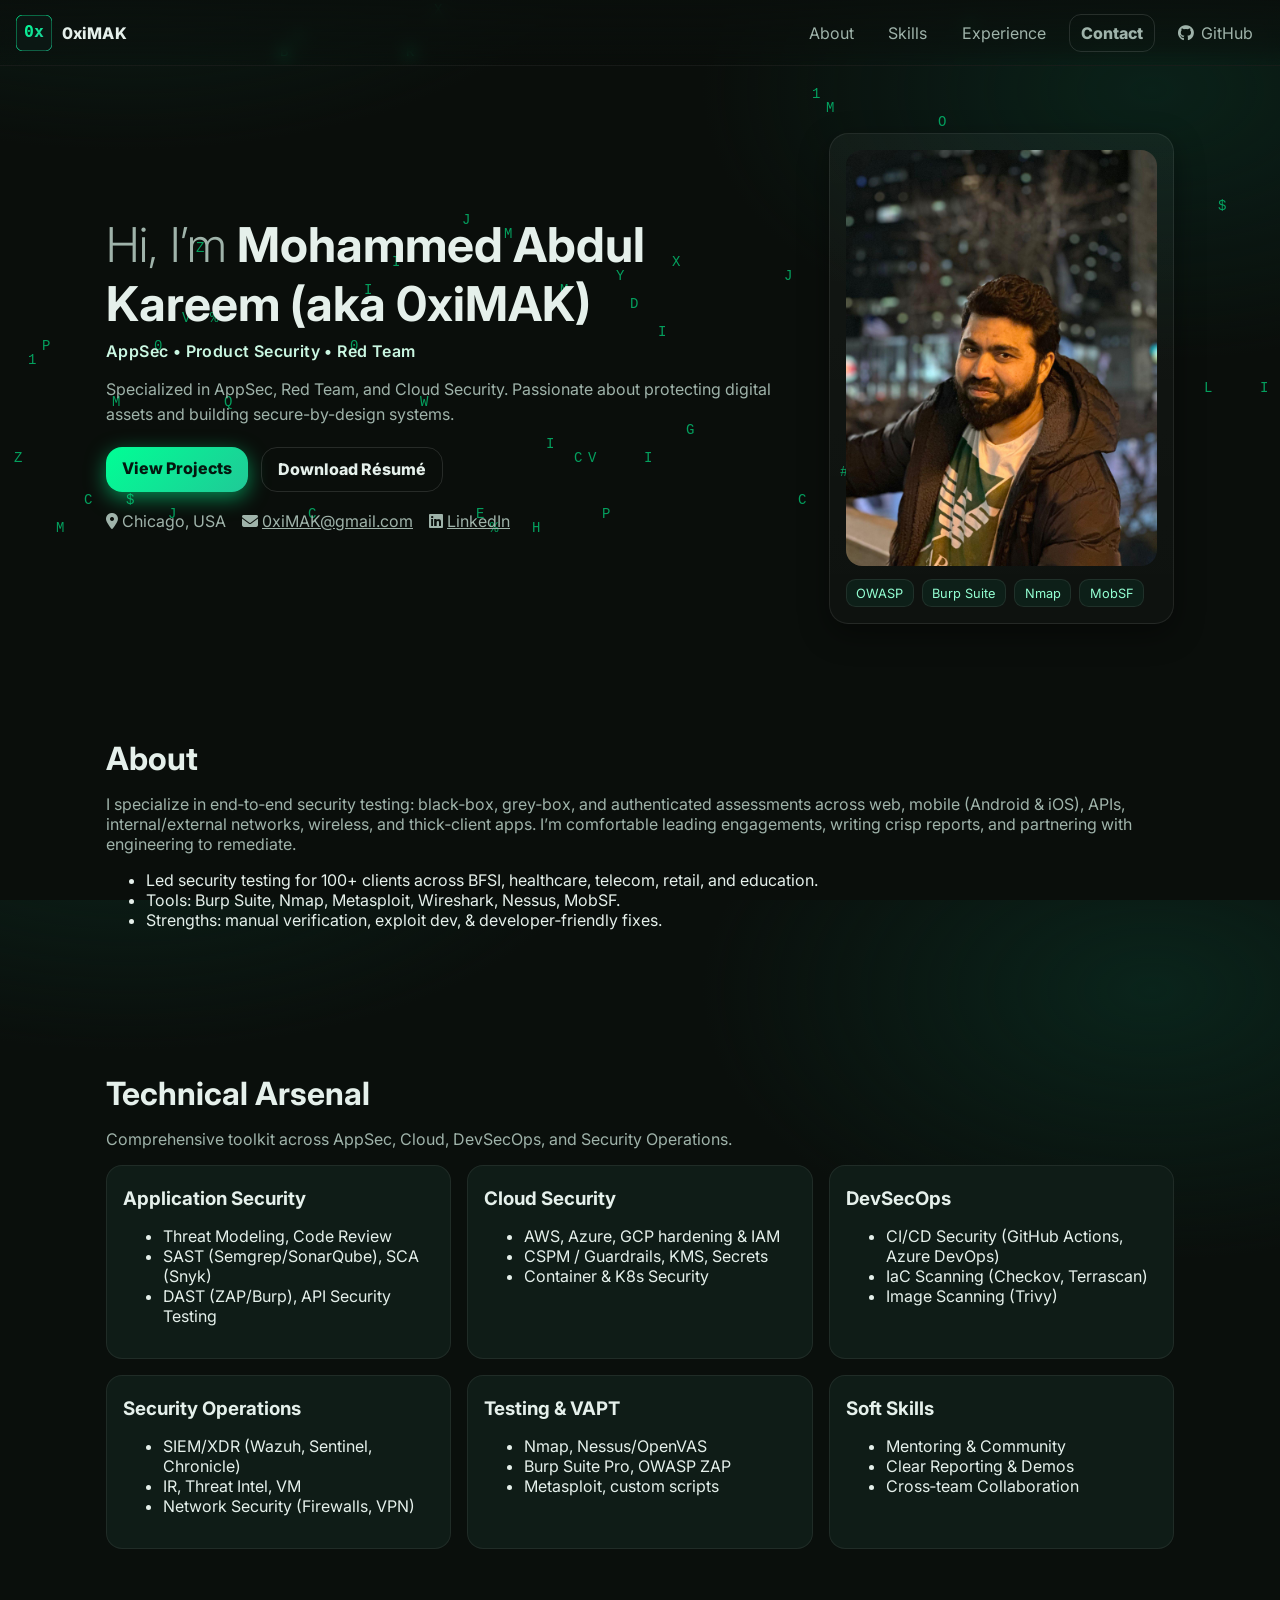
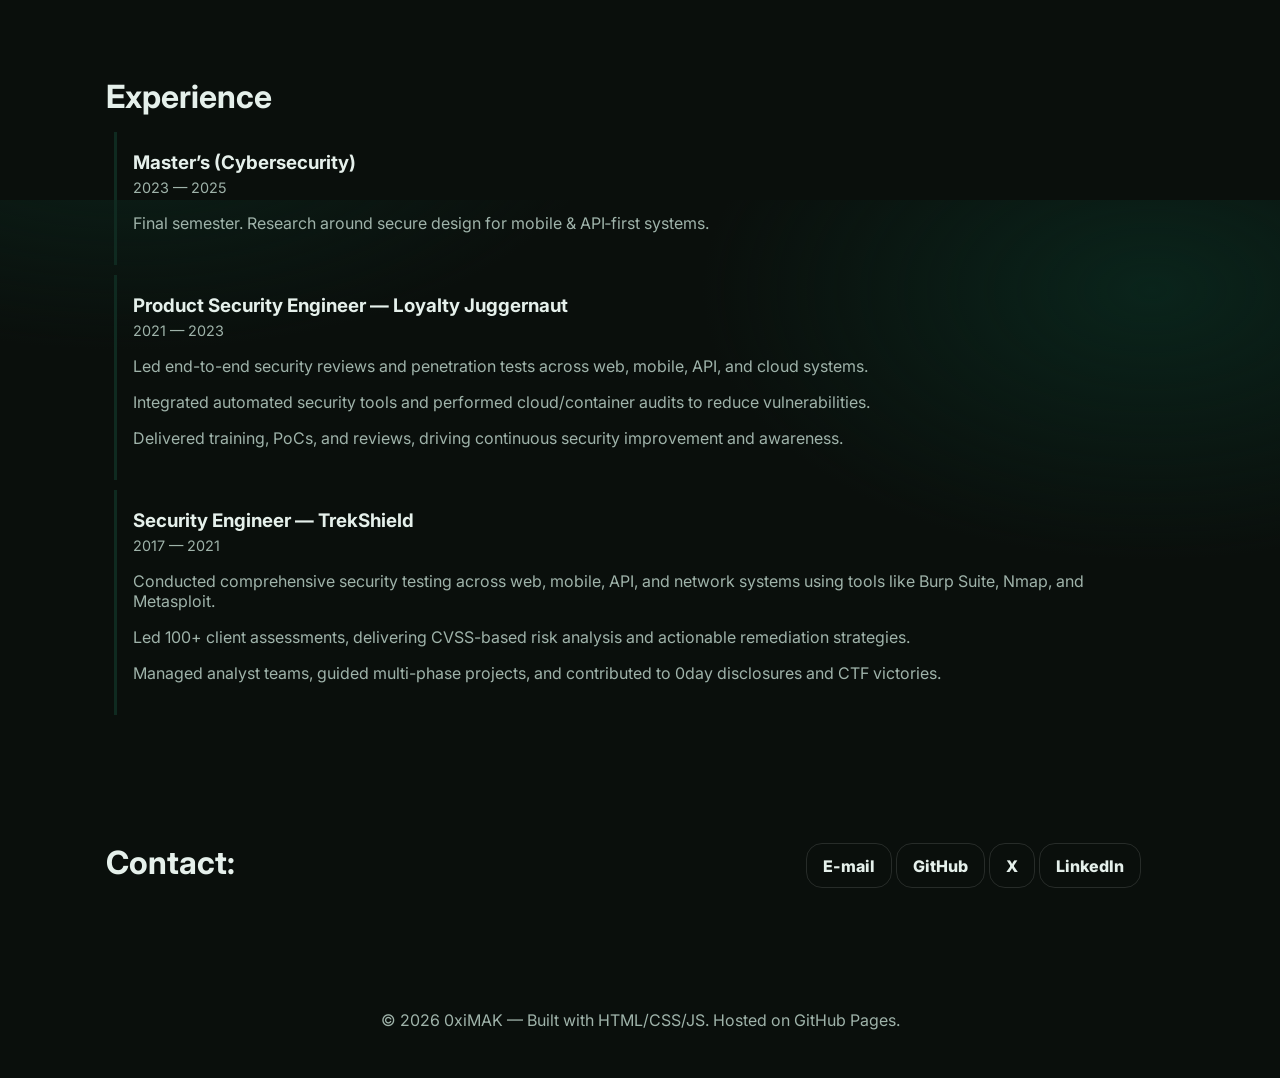
<file: index.html>
<!DOCTYPE html>
<html lang="en">
<head>
  <meta charset="UTF-8" />
  <meta name="viewport" content="width=device-width, initial-scale=1" />
  <title>0xiMAK — Cybersecurity Portfolio</title>
  <meta name="description" content="Portfolio of Mohammed Abdul Kareem (0xiMAK): AppSec, Red Team, Product Security.">
  <link rel="preconnect" href="https://fonts.googleapis.com">
  <link rel="preconnect" href="https://fonts.gstatic.com" crossorigin>
  <link href="https://fonts.googleapis.com/css2?family=Inter:wght@300;400;600;800&display=swap" rel="stylesheet">
  <link rel="stylesheet" href="styles.css" />
  <!-- Icons -->
  <link rel="stylesheet" href="https://cdnjs.cloudflare.com/ajax/libs/font-awesome/6.5.2/css/all.min.css" integrity="sha512-SzlrxWUlpfuzQ+pcUCosxcglQRNAq/DZjVsC0lE40xsADsfeQoE3vGrY3VhZ7GQ2S5W1X3QGk6b8pSk7+S/g7g==" crossorigin="anonymous" referrerpolicy="no-referrer" />
</head>
<body>
  <!-- Matrix canvas background -->
  <canvas id="matrix"></canvas>

  <header class="site-header">
    <a class="brand" href="#top" aria-label="Home">
      <img src="assets/logo.svg" alt="0xiMAK logo" width="36" height="36" />
      <span>0xiMAK</span>
    </a>
    <nav class="nav" aria-label="Primary">
      <a href="#about">About</a>
      <a href="#skills">Skills</a>
      <!-- <a href="#projects">Projects</a> -->
      <a href="#experience">Experience</a>
      <a href="#contact" class="btn btn-ghost">Contact</a>
      <a href="https://github.com/0xiMAK" class="icon-link" target="_blank" rel="noopener" aria-label="GitHub Profile">
        <i class="fa-brands fa-github"></i><span class="hide-sm"> GitHub</span>
      </a>
    </nav>
  </header>

  <main id="top">
    <section class="hero" aria-label="Intro">
      <div class="hero-content">
        <h1><span class="hi">Hi, I’m</span> Mohammed Abdul Kareem<span class="aka"> (aka <strong>0xiMAK</strong>)</span></h1>
        <p class="subtitle">AppSec • Product Security • Red Team</p>
        <p class="summary">
          Specialized in AppSec, Red Team, and Cloud Security. Passionate about protecting digital assets and building secure-by-design systems.
        </p>
        <div class="cta">
          <a class="btn" href="#skills">View Projects</a>
          <a class="btn btn-ghost" href="assets/Resume.pdf" target="_blank" rel="noopener">Download Résumé</a>
        </div>
        <ul class="quick">
          <li><i class="fa-solid fa-location-dot"></i> Chicago, USA</li>
          <li><i class="fa-solid fa-envelope"></i> <a href="mailto:mohammedabdulkareem247@gmail.com">0xiMAK@gmail.com</a></li>
          <li><i class="fa-brands fa-linkedin"></i> <a href="https://www.linkedin.com/in/0ximak" target="_blank" rel="noopener">LinkedIn</a></li>
        </ul>
      </div>
      <div class="hero-card">
        <img src="assets/profile.jpg" alt="Avatar illustration" />
        <div class="badges">
          <span class="badge">OWASP</span>
          <span class="badge">Burp Suite</span>
          <span class="badge">Nmap</span>
          <span class="badge">MobSF</span>
        </div>
      </div>
    </section>

    <section id="about" class="section">
      <h2>About</h2>
      <p>
        I specialize in end‑to‑end security testing: black‑box, grey‑box, and authenticated assessments across
        web, mobile (Android & iOS), APIs, internal/external networks, wireless, and thick‑client apps.
        I’m comfortable leading engagements, writing crisp reports, and partnering with engineering to remediate.
      </p>
      <ul class="highlights">
        <li>Led security testing for 100+ clients across BFSI, healthcare, telecom, retail, and education.</li>
        <li>Tools: Burp Suite, Nmap, Metasploit, Wireshark, Nessus, MobSF.</li>
        <li>Strengths: manual verification, exploit dev, & developer‑friendly fixes.</li>
      </ul>
    </section>

    <section id="skills" class="section cards">
      <h2>Technical Arsenal</h2>
      <p>Comprehensive toolkit across AppSec, Cloud, DevSecOps, and Security Operations.</p>
      <div class="grid">
        <article class="card">
          <h3>Application Security</h3>
          <ul>
            <li>Threat Modeling, Code Review</li>
            <li>SAST (Semgrep/SonarQube), SCA (Snyk)</li>
            <li>DAST (ZAP/Burp), API Security Testing</li>
          </ul>
        </article>
        <article class="card">
          <h3>Cloud Security</h3>
          <ul>
            <li>AWS, Azure, GCP hardening & IAM</li>
            <li>CSPM / Guardrails, KMS, Secrets</li>
            <li>Container & K8s Security</li>
          </ul>
        </article>
        <article class="card">
          <h3>DevSecOps</h3>
          <ul>
            <li>CI/CD Security (GitHub Actions, Azure DevOps)</li>
            <li>IaC Scanning (Checkov, Terrascan)</li>
            <li>Image Scanning (Trivy)</li>
          </ul>
        </article>
        <article class="card">
          <h3>Security Operations</h3>
          <ul>
            <li>SIEM/XDR (Wazuh, Sentinel, Chronicle)</li>
            <li>IR, Threat Intel, VM</li>
            <li>Network Security (Firewalls, VPN)</li>
          </ul>
        </article>
        <article class="card">
          <h3>Testing & VAPT</h3>
          <ul>
            <li>Nmap, Nessus/OpenVAS</li>
            <li>Burp Suite Pro, OWASP ZAP</li>
            <li>Metasploit, custom scripts</li>
          </ul>
        </article>
        <article class="card">
          <h3>Soft Skills</h3>
          <ul>
            <li>Mentoring & Community</li>
            <li>Clear Reporting & Demos</li>
            <li>Cross‑team Collaboration</li>
          </ul>
        </article>
      </div>
    </section>
    <section id="experience" class="section">
      <h2>Experience</h2>
      <div class="timeline">
        <article>
          <h3>Master’s (Cybersecurity)</h3>
          <time>2023 — 2025</time>
          <p>Final semester. Research around secure design for mobile & API‑first systems.</p>
        </article>
        <article>
          <h3>Product Security Engineer — Loyalty Juggernaut</h3>
          <time>2021 — 2023</time>
          <p>Led end-to-end security reviews and penetration tests across web, mobile, API, and cloud systems.</p>
          <p>Integrated automated security tools and performed cloud/container audits to reduce vulnerabilities.</p>
          <p>Delivered training, PoCs, and reviews, driving continuous security improvement and awareness.</p>
        </article>
        <article>
          <h3>Security Engineer — TrekShield</h3>
          <time>2017 — 2021</time>
          <p>Conducted comprehensive security testing across web, mobile, API, and network systems using tools like Burp Suite, Nmap, and Metasploit.</p>
          <p>Led 100+ client assessments, delivering CVSS-based risk analysis and actionable remediation strategies.</p>
          <p>Managed analyst teams, guided multi-phase projects, and contributed to 0day disclosures and CTF victories.</p>
        </article>
      </div>
    </section>

    <section id="contact" class="section contact">
      <h2>Contact:</h2>
      <div class="cta">
        <a class="btn btn-ghost" href="mailto:mohammedabdulkareem247@gmail.com" target="_blank" rel="noopener">E-mail</a>
        <a class="btn btn-ghost" href="https://github.com/0xiMAK" target="_blank" rel="noopener">GitHub</a>
        <a class="btn btn-ghost" href="https://x.com/0xiMAK" target="_blank" rel="noopener"> X </a>
        <a class="btn btn-ghost" href="https://www.linkedin.com/in/0ximak" target="_blank" rel="noopener">LinkedIn</a>
      </div>
    </section>
  </main>

  <footer class="footer">
    <p>© <span id="year"></span> 0xiMAK — Built with HTML/CSS/JS. Hosted on GitHub Pages.</p>
  </footer>

  <script src="script.js"></script>
</body>
</html>
</file>
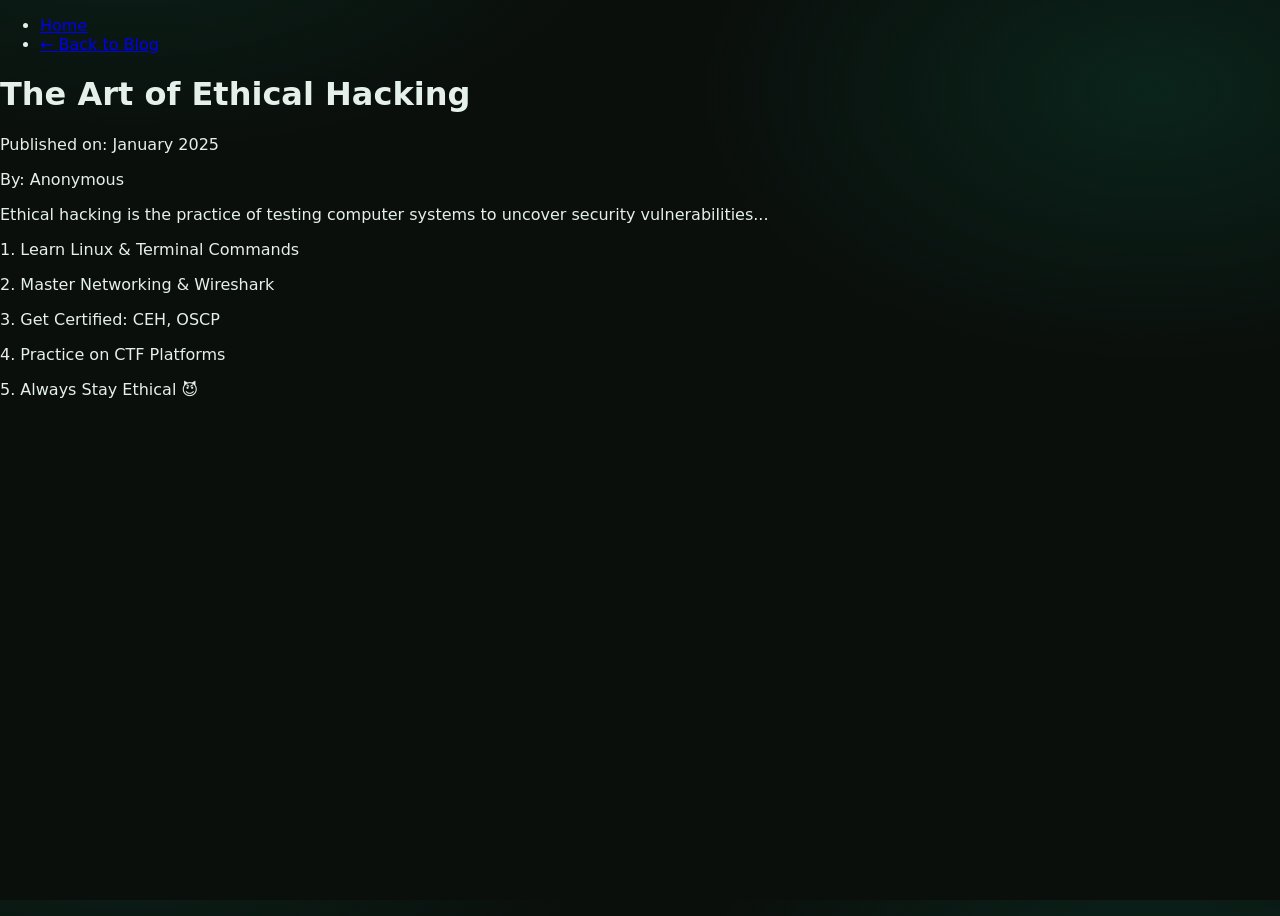
<file: blogs/blog-post1.html>
<!DOCTYPE html>
<html lang="en">
<head>
    <meta charset="UTF-8">
    <meta name="viewport" content="width=device-width, initial-scale=1.0">
    <title>The Art of Ethical Hacking</title>
    <link rel="stylesheet" href="/styles.css">
</head>
<body>
    <nav>
        <ul>
            <li><a href="/index.html">Home</a></li>
            <li><a href="blog.html">← Back to Blog</a></li>
        </ul>
    </nav>

    <div id="terminal">
        <h1 class="green-text">The Art of Ethical Hacking</h1>
        <p class="green-text">Published on: January 2025</p>
        <p class="green-text">By: Anonymous</p>

        <p class="green-text">Ethical hacking is the practice of testing computer systems to uncover security vulnerabilities...</p>
        <p class="green-text">1. Learn Linux & Terminal Commands</p>
        <p class="green-text">2. Master Networking & Wireshark</p>
        <p class="green-text">3. Get Certified: CEH, OSCP</p>
        <p class="green-text">4. Practice on CTF Platforms</p>
        <p class="green-text">5. Always Stay Ethical 😈</p>
    </div>
</body>
</html>
</file>
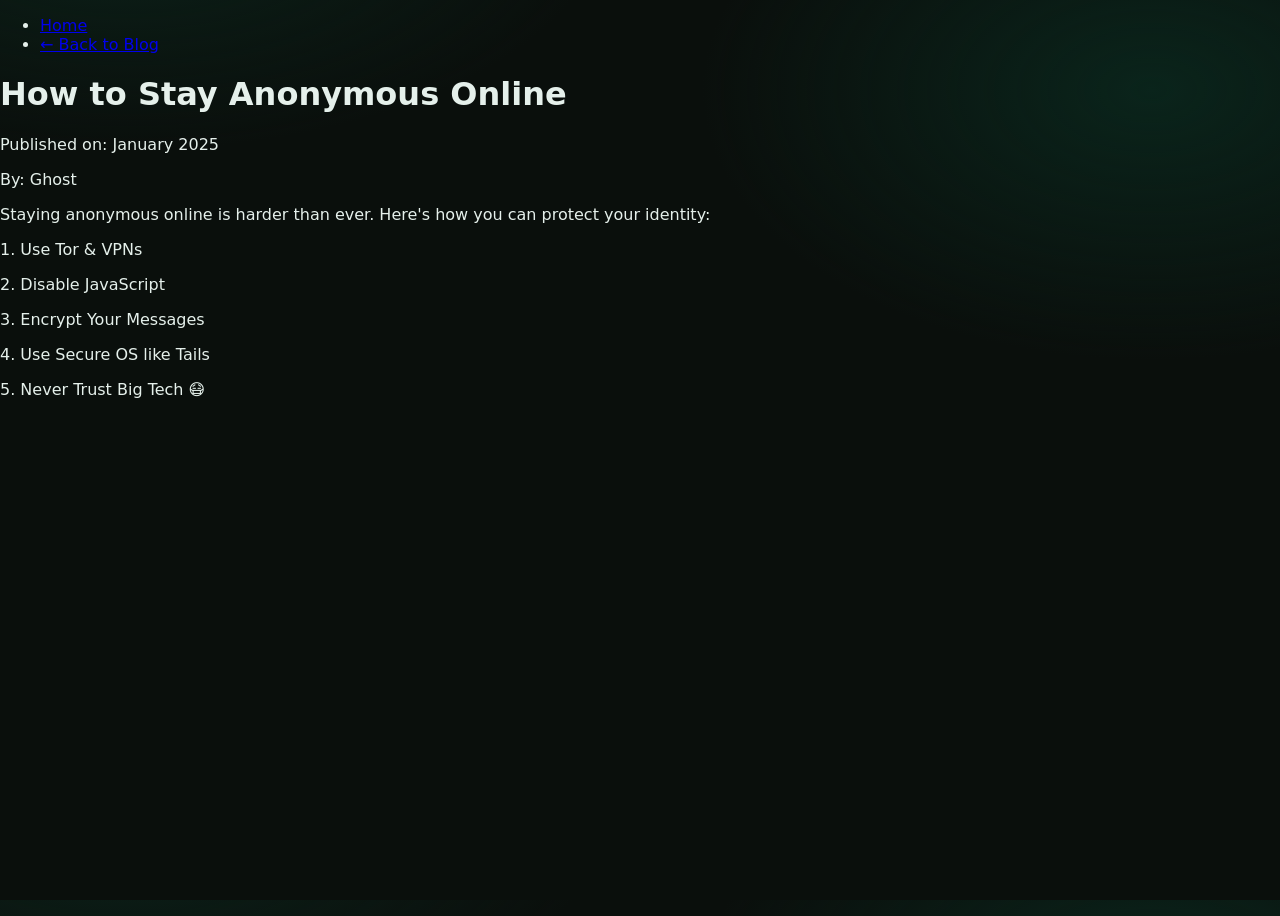
<file: blogs/blog-post2.html>
<!DOCTYPE html>
<html lang="en">
<head>
    <meta charset="UTF-8">
    <meta name="viewport" content="width=device-width, initial-scale=1.0">
    <title>How to Stay Anonymous Online</title>
    <link rel="stylesheet" href="/styles.css">
</head>
<body>
    <nav>
        <ul>
            <li><a href="/index.html">Home</a></li>
            <li><a href="blog.html">← Back to Blog</a></li>
        </ul>
    </nav>

    <div id="terminal">
        <h1 class="green-text">How to Stay Anonymous Online</h1>
        <p class="green-text">Published on: January 2025</p>
        <p class="green-text">By: Ghost</p>

        <p class="green-text">Staying anonymous online is harder than ever. Here's how you can protect your identity:</p>
        <p class="green-text">1. Use Tor & VPNs</p>
        <p class="green-text">2. Disable JavaScript</p>
        <p class="green-text">3. Encrypt Your Messages</p>
        <p class="green-text">4. Use Secure OS like Tails</p>
        <p class="green-text">5. Never Trust Big Tech 😷</p>
    </div>
</body>
</html>
</file>
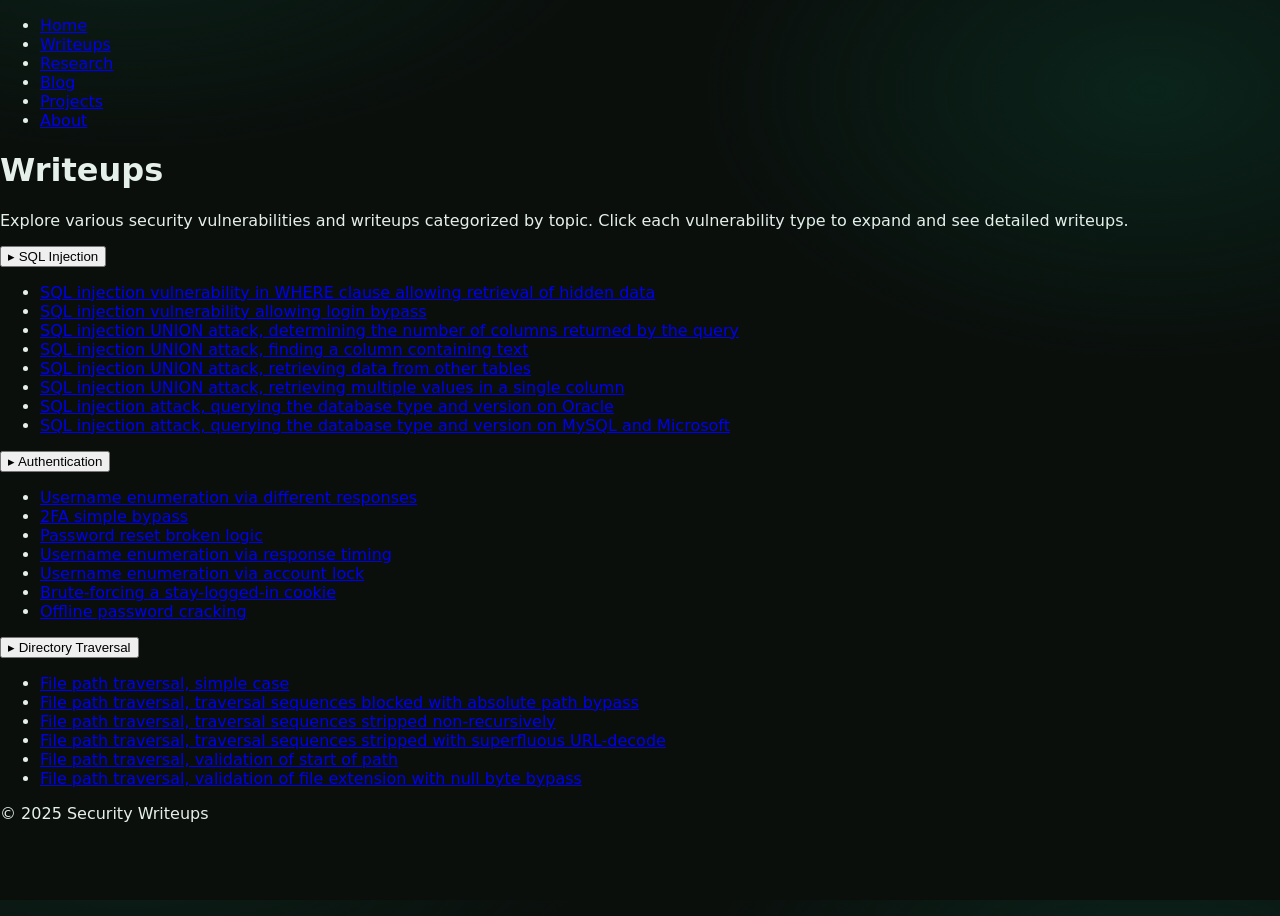
<file: writeups/writeups.html>
<!DOCTYPE html>
<html lang="en">
<head>
    <meta charset="UTF-8">
    <meta name="viewport" content="width=device-width, initial-scale=1.0">
    <title>Writeups</title>
    <link rel="stylesheet" href="/styles.css">
    <script src="/script.js" defer></script>
</head>
<body>
    <nav>
        <ul>
            <li><a href="/index.html">Home</a></li>
            <li><a href="/writeups/writeups.html">Writeups</a></li>
            <li><a href="/research/research.html">Research</a></li>
            <li><a href="/blogs/blog.html">Blog</a></li>
            <li><a href="/projects/projects.html">Projects</a></li>
            <li><a href="/about.html">About</a></li>
        </ul>
    </nav>

    <div id="terminal">
        <h1 class="green-text">Writeups</h1>
        <p class="green-text">Explore various security vulnerabilities and writeups categorized by topic. Click each vulnerability type to expand and see detailed writeups.</p>

        <div class="toc-section">
            <button class="toc-btn" onclick="toggleTOC('sqlinjection')">▸ SQL Injection</button>
            <div id="sqlinjection" class="toc-content">
                <ul>
                    <li><a href="portswigger-labs/sql_injection_where_clause.html">SQL injection vulnerability in WHERE clause allowing retrieval of hidden data</a></li>
                    <li><a href="portswigger-labs/sql_injection_login_bypass.html">SQL injection vulnerability allowing login bypass</a></li>
                    <li><a href="portswigger-labs/sql_injection_union_attack.html">SQL injection UNION attack, determining the number of columns returned by the query</a></li>
                    <li><a href="portswigger-labs/sql_injection_column_finding.html">SQL injection UNION attack, finding a column containing text</a></li>
                    <li><a href="portswigger-labs/sql_injection_data_retrieval.html">SQL injection UNION attack, retrieving data from other tables</a></li>
                    <li><a href="portswigger-labs/sql_injection_multiple_values.html">SQL injection UNION attack, retrieving multiple values in a single column</a></li>
                    <li><a href="portswigger-labs/sql_injection_oracle.html">SQL injection attack, querying the database type and version on Oracle</a></li>
                    <li><a href="portswigger-labs/sql_injection_mysql_mssql.html">SQL injection attack, querying the database type and version on MySQL and Microsoft</a></li>
                </ul>
            </div>
        </div>

        <div class="toc-section">
            <button class="toc-btn" onclick="toggleTOC('authentication')">▸ Authentication</button>
            <div id="authentication" class="toc-content">
                <ul>
                    <li><a href="portswigger-labs/username_enumeration_responses.html">Username enumeration via different responses</a></li>
                    <li><a href="portswigger-labs/2fa_bypass.html">2FA simple bypass</a></li>
                    <li><a href="portswigger-labs/password_reset_logic.html">Password reset broken logic</a></li>
                    <li><a href="portswigger-labs/username_enumeration_timing.html">Username enumeration via response timing</a></li>
                    <li><a href="portswigger-labs/account_lock_enumeration.html">Username enumeration via account lock</a></li>
                    <li><a href="portswigger-labs/brute_force_cookie.html">Brute-forcing a stay-logged-in cookie</a></li>
                    <li><a href="portswigger-labs/offline_password_cracking.html">Offline password cracking</a></li>
                </ul>
            </div>
        </div>

        <div class="toc-section">
            <button class="toc-btn" onclick="toggleTOC('directorytraversal')">▸ Directory Traversal</button>
            <div id="directorytraversal" class="toc-content">
                <ul>
                    <li><a href="portswigger-labs/file_path_traversal_simple.html">File path traversal, simple case</a></li>
                    <li><a href="portswigger-labs/absolute_path_bypass.html">File path traversal, traversal sequences blocked with absolute path bypass</a></li>
                    <li><a href="portswigger-labs/non_recursive_stripping.html">File path traversal, traversal sequences stripped non-recursively</a></li>
                    <li><a href="portswigger-labs/url_decode_bypass.html">File path traversal, traversal sequences stripped with superfluous URL-decode</a></li>
                    <li><a href="portswigger-labs/path_validation.html">File path traversal, validation of start of path</a></li>
                    <li><a href="portswigger-labs/null_byte_bypass.html">File path traversal, validation of file extension with null byte bypass</a></li>
                </ul>
            </div>
        </div>
    </div>

    <footer>
        <p>© 2025 Security Writeups</p>
    </footer>
</body>
</html>
</file>
<file: styles.css>
/* 0xiMAK Portfolio — styles.css */
:root{
  --bg: #0a0f0c;
  --surface: #0f1512;
  --text: #e5f0eb;
  --muted: #9fb3aa;
  --brand: #00ff95;
  --brand-2: #20c997;
  --card: #0f1c17;
  --ring: rgba(0,255,149,0.5);
  --shadow: rgba(0,0,0,0.4);
}

*{ box-sizing: border-box }
html,body{ height:100% }
body{
  margin:0;
  font-family: Inter, system-ui, -apple-system, Segoe UI, Roboto, Arial, sans-serif;
  color:var(--text);
  background: radial-gradient(1200px 600px at 10% -10%, #0b2119, transparent 40%),
              radial-gradient(1000px 600px at 90% 10%, #0a241b, transparent 45%),
              var(--bg);
  overflow-x:hidden;
}

/* Matrix canvas sits behind everything */
#matrix{
  position:fixed; inset:0;
  z-index:-1;
  filter: blur(0.3px) opacity(0.6);
}

/* Layout */
.site-header{
  position: sticky; top:0; z-index: 10;
  display:flex; align-items:center; justify-content:space-between;
  padding: 0.85rem 1rem;
  background: linear-gradient(180deg, rgba(10,15,12,0.85), rgba(10,15,12,0.5) 70%, transparent);
  border-bottom: 1px solid rgba(255,255,255,0.05);
  backdrop-filter: blur(8px);
}

.brand{ display:flex; align-items:center; gap:.6rem; color:var(--text); text-decoration:none; font-weight:800; letter-spacing:.2px }
.brand span{ font-weight:800 }
.nav{ display:flex; gap:.75rem; align-items:center; }
.nav a{ color:var(--muted); text-decoration:none; padding:.5rem .7rem; border-radius:.75rem }
.nav a:hover{ color:var(--text); background:rgba(255,255,255,0.04) }
.nav .icon-link{ display:flex; align-items:center; gap:.4rem }
.hide-sm{ display:inline }
@media(max-width:740px){ .hide-sm{ display:none } }

.btn{
  display:inline-block; padding:.7rem 1rem; border-radius:1rem;
  background: linear-gradient(135deg, var(--brand), var(--brand-2));
  color:#04170f; font-weight:800; text-decoration:none; box-shadow:0 6px 20px var(--ring);
  border:none; cursor:pointer;
}
.btn:hover{ transform: translateY(-1px) }
.btn-ghost{
  background: transparent; color: var(--text);
  border: 1px solid rgba(255,255,255,0.12);
  box-shadow:none;
}

.section{ padding: 4rem 1rem; max-width:1100px; margin:0 auto }
.section h2{ font-size: clamp(1.4rem, 2vw + 1rem, 2rem); margin:0 0 1rem; }
.section p{ color:var(--muted) }

.hero{
  display:grid; grid-template-columns: 2fr 1fr; gap:2rem; align-items:center;
  padding: clamp(2rem, 4vw, 4rem) 1rem; max-width:1100px; margin: 1rem auto 0;
}
.hero h1{ font-size: clamp(1.6rem, 2.8vw + 1rem, 3rem); margin:.25rem 0 .5rem }
.hero .hi{ color:var(--muted); font-weight:300 }
.hero .subtitle{ font-weight:600; letter-spacing:.4px; margin:.2rem 0 1rem; color:#caf7e2 }
.hero .summary{ color:var(--muted); line-height:1.6 }
.hero .cta{ display:flex; gap:.8rem; margin:1.2rem 0 }
.quick{ list-style:none; padding:0; display:flex; gap:1rem; flex-wrap:wrap; color:var(--muted) }
.quick a{ color:inherit }

.hero-card{
  background: linear-gradient(180deg, rgba(255,255,255,0.04), rgba(255,255,255,0.02));
  border: 1px solid rgba(255,255,255,0.08);
  border-radius: 1.2rem; padding: 1rem;
  box-shadow: 0 10px 30px var(--shadow);
}
.hero-card img{ width:100%; height:auto; border-radius:1rem; background:#0b1713 }
.badges{ display:flex; flex-wrap:wrap; gap:.5rem; margin-top:.6rem }
.badge{ padding:.35rem .6rem; border-radius:.6rem; background:#0d1f18; color:#93ffd2; border:1px solid rgba(255,255,255,0.08); font-size:.8rem }

.cards .grid{ display:grid; grid-template-columns: repeat(3, minmax(0,1fr)); gap:1rem }
.card{ background: var(--card); border: 1px solid rgba(255,255,255,0.07); padding:1rem; border-radius:1rem }
.card h3{ margin:.3rem 0 0.6rem }

.projects{ grid-template-columns: repeat(3, minmax(0,1fr)); }
.grid{ display:grid; gap:1rem }
.project{ background: var(--card); border:1px solid rgba(255,255,255,0.07); border-radius:1rem; padding:1rem }
.project-head{ display:flex; justify-content:space-between; align-items:center; margin-bottom:.4rem }
.project .tags{ display:flex; gap:.5rem; list-style:none; padding:0; margin:.6rem 0 0 }
.project .tags li{ padding:.25rem .5rem; background:#0c1a15; border:1px solid rgba(255,255,255,0.07); border-radius:.6rem; font-size:.8rem; color:#aef7da }

.timeline article{ padding:1rem; border-left:3px solid #0f2a20; margin-left:.5rem }
.timeline article + article{ margin-top:.6rem }
.timeline h3{ margin:.2rem 0 }
.timeline time{ color:var(--muted); font-size:.9rem }

.contact{ display:grid; grid-template-columns: 1.3fr .7fr; gap:1rem }
.contact-form{
  display:grid; gap:.75rem; background:var(--card);
  border:1px solid rgba(255,255,255,0.07); padding:1rem; border-radius:1rem;
}
.contact-form label{ display:grid; gap:.4rem; font-weight:600 }
.contact-form input, .contact-form textarea{
  padding:.75rem; background:#0a1713; color:var(--text); border:1px solid rgba(255,255,255,0.08); border-radius:.6rem;
}
.contact .social{ display:flex; gap:.6rem; align-items:flex-start }
.icon-link{ color:var(--text); text-decoration:none; display:inline-flex; align-items:center; gap:.4rem }
.icon-link:hover{ color:#afffdc }

.footer{ text-align:center; padding:2rem 1rem; color:var(--muted) }

/* Responsive */
@media(max-width:950px){
  .hero{ grid-template-columns: 1fr; }
  .cards .grid, .projects{ grid-template-columns: repeat(2, minmax(0,1fr)); }
  .contact{ grid-template-columns: 1fr }
}
@media(max-width:640px){
  .cards .grid, .projects{ grid-template-columns: 1fr; }
}
</file>
